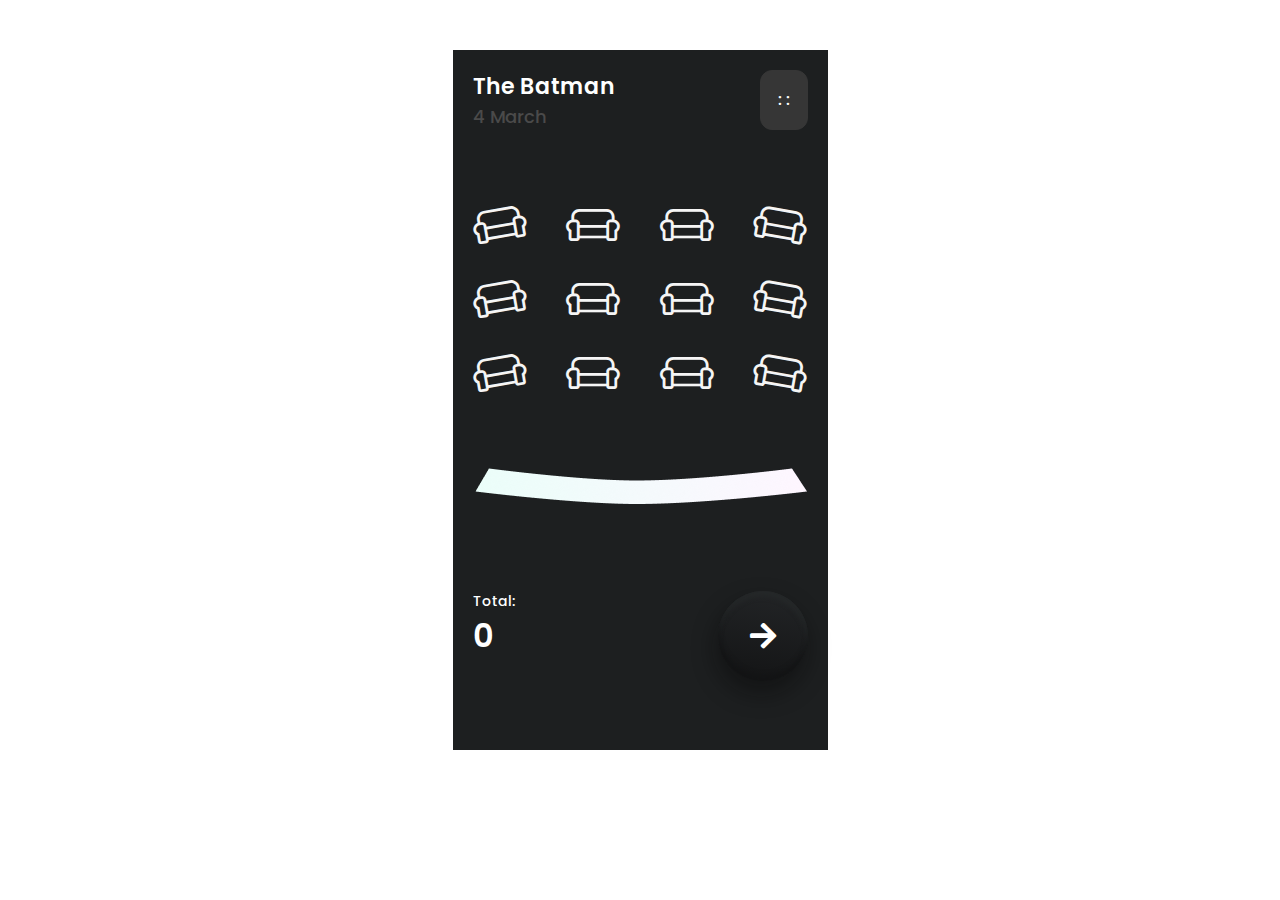
<file: index.html>
<!DOCTYPE html>
<html lang="en">
<head>
    <meta charset="UTF-8">
    <meta http-equiv="X-UA-Compatible" content="IE=edge">
    <meta name="viewport" content="width=device-width, initial-scale=1.0">
    
    <link rel="preconnect" href="https://fonts.googleapis.com"><link rel="preconnect" href="https://fonts.gstatic.com" crossorigin><link href="https://fonts.googleapis.com/css2?family=Patrick+Hand&family=Poppins:wght@500&family=Rubik+Spray+Paint&display=swap" rel="stylesheet">
    <link rel="preconnect" href="https://fonts.googleapis.com"><link rel="preconnect" href="https://fonts.gstatic.com" crossorigin><link href="https://fonts.googleapis.com/css2?family=Patrick+Hand&family=Poppins:wght@600&family=Rubik+Spray+Paint&display=swap" rel="stylesheet">
    <link rel="stylesheet" href="style/all.min.css">
    <link rel="stylesheet" href="style/style.css">
    <title>Watch</title>
</head>
<body>
    <div class="cinema">
        <div class="cinema__nav">
            <div class="cinema__nav-wrap">
                <h2 class="cinema__nav-title">The Batman</h2>
                <span class="cinema__nav-span">4 March</span>
            </div>
            <div class="cinema__nav-time">
                <div class="hou"></div>
                <div class="separator">:</div>
                <div class="min"></div>
                <div class="separator">:</div>
                <div class="sec"></div>
            </div>
        </div>
        <ul class="main__seat" id="firstRowPrice">
            <li class="minimal-rows btn"><i class="fal fa-couch seat"></i></li>
            <li class="minimal-rows btn"><i class="fal fa-couch seat"></i></li>
            <li class="minimal-rows btn"><i class="fal fa-couch seat"></i></li>
            <li class="minimal-rows btn"><i class="fal fa-couch seat"></i></li>
        </ul>
        <ul class="main__seat" id="secRowPrice">
            <li class="medium-rows btn"><i class="fal fa-couch seat"></i></li>
            <li class="medium-rows btn"><i class="fal fa-couch seat"></i></li>
            <li class="medium-rows btn"><i class="fal fa-couch seat"></i></li>
            <li class="medium-rows btn"><i class="fal fa-couch seat"></i></li>
        </ul>
        <ul class="main__seat" id="thirdRowPrice">
            <li class="high-rows btn"><i class="fal fa-couch seat"></i></li>
            <li class="high-rows btn"><i class="fal fa-couch seat"></i></li>
            <li class="high-rows btn"><i class="fal fa-couch seat"></i></li>
            <li class="high-rows btn"><i class="fal fa-couch seat"></i></li>
        </ul>
        <div class="cinema__screen"><img src="img/Vector 1 (1).png" alt=""></div>
        <div class="cinema__footer">
            <div class="cinema__footer-price">
                <span class="cinema__footer-price-span">Total:</span>
                <p class="cinema__footer-price-desc">0</p>
            </div>
            <a href="ticket.html" class="cinema__footer-button"><i class="fas fa-arrow-right arrow"></i></a>
        </div>
    </div>



    <script src="script.js"></script>
</body>
</html>
</file>
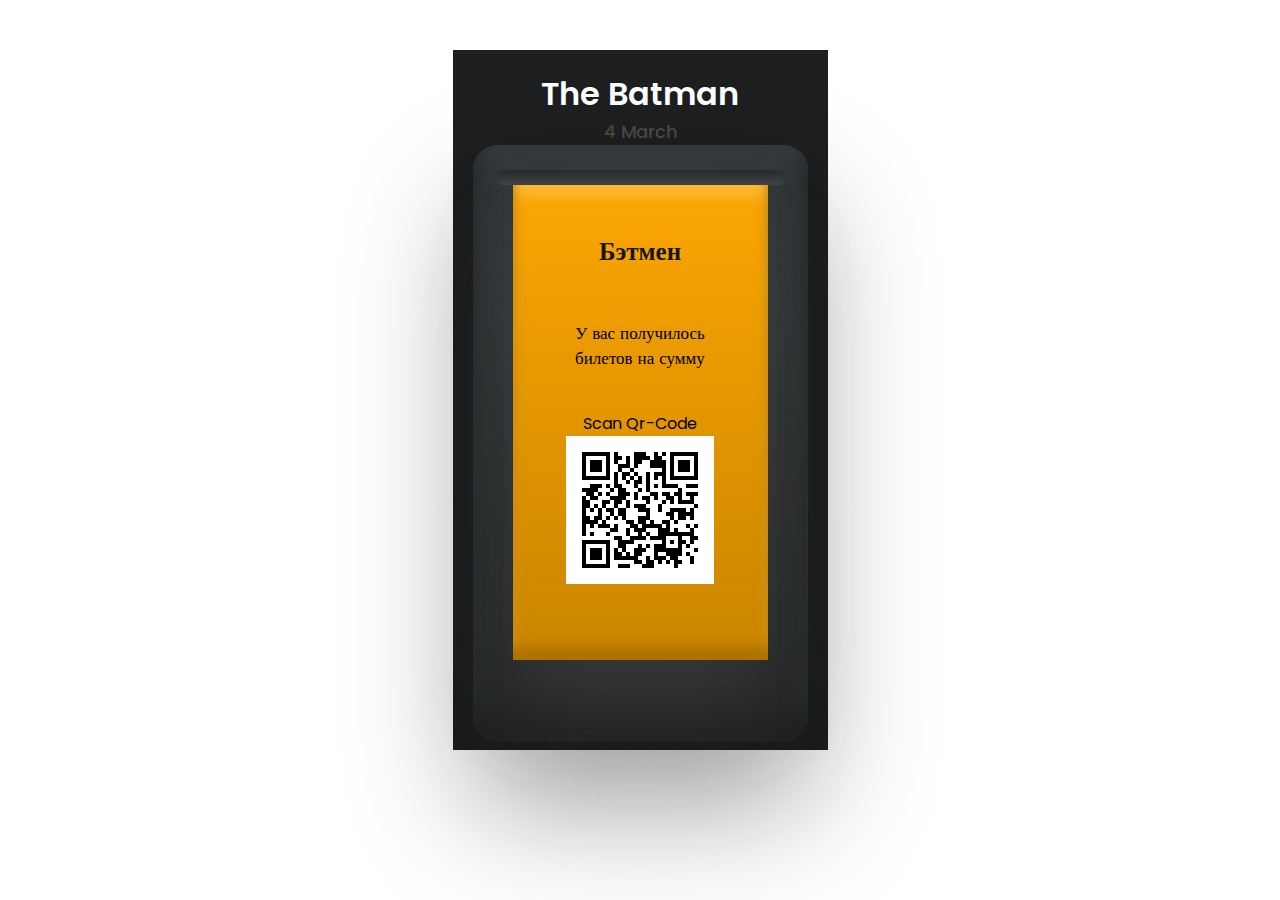
<file: ticket.html>
<!DOCTYPE html>
<html lang="en">
<head>
    <meta charset="UTF-8">
    <meta http-equiv="X-UA-Compatible" content="IE=edge">
    <meta name="viewport" content="width=device-width, initial-scale=1.0">
    
    <link rel="preconnect" href="https://fonts.googleapis.com"><link rel="preconnect" href="https://fonts.gstatic.com" crossorigin><link href="https://fonts.googleapis.com/css2?family=Patrick+Hand&family=Poppins:wght@500&family=Rubik+Spray+Paint&display=swap" rel="stylesheet">
    <link rel="preconnect" href="https://fonts.googleapis.com"><link rel="preconnect" href="https://fonts.gstatic.com" crossorigin><link href="https://fonts.googleapis.com/css2?family=Patrick+Hand&family=Poppins:wght@600&family=Rubik+Spray+Paint&display=swap" rel="stylesheet">
    <script src="QRCreator.js"></script>
    <link rel="stylesheet" href="style/all.min.css">
    <link rel="stylesheet" href="style/style.css">
    <title>Watch</title>
</head>
<body>
    <div class="ticket">
        <div class="ticket__nav">
            <div class="ticket__nav-wrap">
                <h2 class="ticket__nav-wrap-title">The Batman</h2>
                <span class="ticket__nav-wrap-span">4 March</span>
            </div>
        </div>
        <div class="ticket__body">
            <span class="ticket__body-span"></span>
            <div class="ticket__body-ticket">
                <h1 class="ticket__body-ticket-title">Бэтмен</h1>
                <span class="ticket__body-ticket-secSpan">У вас получилось билетов на сумму</span>
                <p class="ticket__body-ticket-span"></p>
                <span class="ticket__body-ticket-qr" id="qr">Scan Qr-Code</span>
            </div>
        </div>
        <!-- <a class="ticket__btn"><i class="fas fa-check-square square"></i>Забрать билет</a> -->
    </div>



    <script src="scrept.js"></script>
</body>
</html>
</file>
<file: style/style.css>
* {
  padding: 0;
  margin: 0;
  box-sizing: border-box;
  list-style: none;
  text-decoration: none;
}

.cinema {
  max-width: 375px;
  width: 100%;
  margin: 50px auto 30px;
  height: 700px;
  padding: 20px;
  background-color: #1D1F20;
}
.cinema__nav {
  display: flex;
  justify-content: space-between;
  margin-bottom: 72px;
}
.cinema__nav-title {
  font-family: "Poppins";
  font-weight: 600;
  font-size: 22px;
  line-height: 33px;
  color: white;
}
.cinema__nav-span {
  font-family: "Poppins";
  font-weight: 500;
  font-size: 18px;
  line-height: 27px;
  color: #4a4a4a;
}
.cinema__nav-time {
  display: flex;
  border-radius: 12px;
  padding: 10px 15px;
  justify-content: center;
  align-items: center;
  background-color: #363636;
  border: 1px solid #363636;
  color: white;
  font-family: "Poppins";
  font-size: 16px;
  font-weight: 500;
  line-height: 24px;
}
.cinema__screen {
  width: 334px;
  height: 40px;
  transform: rotate(180deg);
  margin-top: 40px;
  margin-bottom: 87px;
}
.cinema .main__seat,
.cinema .minimal,
.cinema .medium,
.cinema .high {
  font-size: 43px;
  display: flex;
  justify-content: space-between;
  color: whitesmoke;
  cursor: pointer;
}
.cinema .main__seat-rows,
.cinema .minimal-rows,
.cinema .medium-rows,
.cinema .high-rows {
  margin-bottom: 25px;
}
.cinema .main__seat-rows:first-of-type,
.cinema .minimal-rows:first-of-type,
.cinema .medium-rows:first-of-type,
.cinema .high-rows:first-of-type {
  transform: rotate(-10deg);
}
.cinema .main__seat-rows:last-of-type,
.cinema .minimal-rows:last-of-type,
.cinema .medium-rows:last-of-type,
.cinema .high-rows:last-of-type {
  transform: rotateZ(10deg);
}
.cinema__footer {
  display: flex;
  justify-content: space-between;
}
.cinema__footer-button {
  display: flex;
  justify-content: center;
  align-items: center;
  border-radius: 50%;
  width: 90px;
  height: 90px;
  background: linear-gradient(189deg, #232527 0%, #151617 87.4%);
  box-shadow: -1.87721px 11.8523px 24px rgba(6, 6, 6, 0.443), inset 0.825974px -5.21499px 5.28px #131415, inset -0.825974px 5.21499px 5.28px #252829;
}
.cinema__footer-button:hover {
  box-shadow: inset -0.825974px 5.21499px 5.28px #230030;
}
.cinema__footer-price-span {
  font-family: "Poppins";
  font-weight: 500;
  font-size: 14px;
  line-height: 21px;
  color: white;
  margin-bottom: 8px;
}
.cinema__footer-price-desc {
  font-family: "Poppins";
  font-weight: 600;
  font-size: 32px;
  line-height: 48px;
  color: white;
}

.arrow {
  font-size: 30px;
  color: white;
}

.active {
  transition: all 0.7s;
  color: #FFA903;
}

.separator {
  -moz-animation: myfade 1s ease infinite;
  -webkit-animation: myfade 1s ease infinite;
  margin: 0 2px;
}

@-webkit-keyframes myfade {
  0% {
    opacity: 1;
  }
  50% {
    opacity: 0;
  }
  100% {
    opacity: 1;
  }
}
/* Ticket styles  */
.ticket {
  max-width: 375px;
  width: 100%;
  margin: 50px auto 30px;
  height: 700px;
  padding: 20px;
  background-color: #1D1F20;
  position: relative;
}
.ticket__nav-wrap {
  display: flex;
  justify-content: center;
  align-items: center;
  flex-direction: column;
}
.ticket__nav-wrap-title {
  font-family: "Poppins";
  font-weight: 600;
  font-size: 32px;
  line-height: 48px;
  color: white;
}
.ticket__nav-wrap-span {
  font-family: "Poppins";
  font-weight: 500;
  font-size: 18px;
  line-height: 27px;
  color: #4a4a4a;
}
.ticket__body {
  width: 335px;
  height: 597px;
  background: linear-gradient(180deg, #333739 0%, #212324 100%);
  box-shadow: 0px 62.1333px 124.267px rgba(9, 9, 10, 0.3905), inset 0px -25.2676px 25.2676px #1E2021, inset 0px 25.2676px 25.2676px #363A3C;
  border-radius: 25px;
  position: relative;
}
.ticket__body-span {
  height: 15px;
  width: 291px;
  background: linear-gradient(180deg, #2B2D2F 0%, #3F4345 100%);
  border-radius: 21px;
  box-shadow: inset 0px 7.616px 7.616px rgba(40, 42, 44, 0.5), inset 0px -7.616px 7.616px rgba(66, 70, 72, 0.5);
  display: block;
  position: absolute;
  top: 25px;
  left: 22px;
  z-index: 1;
}
.ticket__body-ticket {
  width: 255px;
  height: 477px;
  background: linear-gradient(180deg, #FFA903 -6.49%, #C78300 104.25%);
  box-shadow: 0px 47.721px 95.4419px rgba(171, 168, 168, 0.15), inset 0px -13.1498px 13.1498px #AC7100, inset 0px 13.1498px 13.1498px #FFBA35;
  position: absolute;
  top: 38px;
  left: 40px;
  font-family: "Poppins";
  display: flex;
  flex-direction: column;
  align-items: center;
}
.ticket__body-ticket-title {
  font-family: "Poppins";
  font-size: 25px;
  color: #151617;
  display: flex;
  justify-content: center;
  align-items: center;
  margin-bottom: 50px;
  margin-top: 50px;
}
.ticket__body-ticket-qr {
  margin-top: 30px;
  display: flex;
  align-items: center;
  flex-direction: column;
}
.ticket__body-ticket-secSpan {
  width: 150px;
  text-align: center;
  margin-bottom: 10px;
  font-family: "Poppins";
  font-size: 17px;
  line-height: 25px;
}
.ticket__btn {
  font-size: 15px;
  position: absolute;
  bottom: 15px;
  left: 28%;
  background: linear-gradient(189deg, #232527 0%, #151617 87.4%);
  border-radius: 12px;
  box-shadow: -1.87721px 11.8523px 24px rgba(6, 6, 6, 0.443), inset 0.825974px -5.21499px 5.28px #131415, inset -0.825974px 5.21499px 5.28px #252829;
  padding: 15px 20px 15px 20px;
  color: white;
  cursor: pointer;
}

.square {
  margin-right: 10px;
}/*# sourceMappingURL=style.css.map */
</file>
